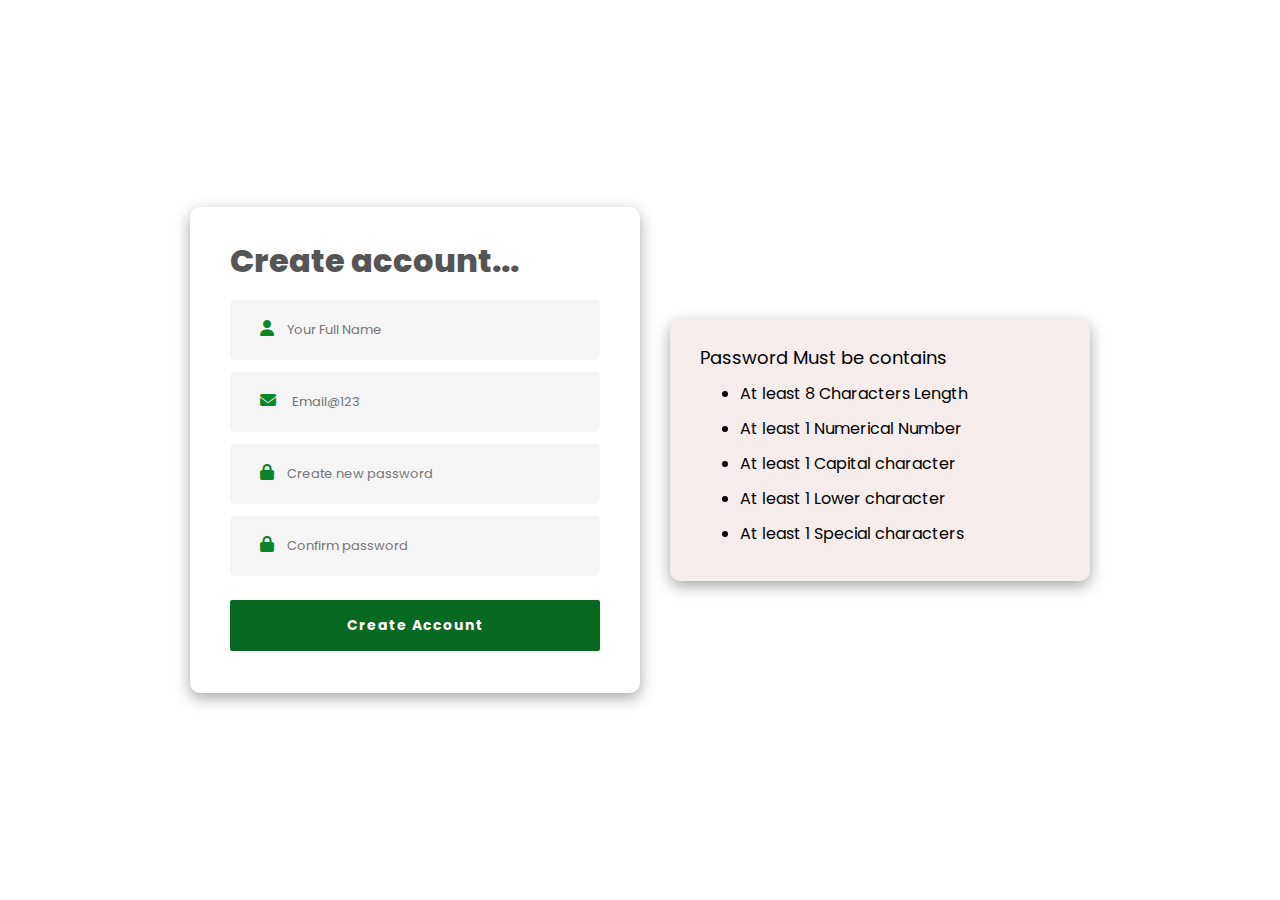
<file: validation/index.html>
<!DOCTYPE html>
<html lang="en">

<head>
    <meta charset="UTF-8">
    <meta name="viewport" content="width=device-width, initial-scale=1.0">
    <title>Validation Form</title>
    <!----font owsome---->
    <link rel="stylesheet" href="https://cdnjs.cloudflare.com/ajax/libs/font-awesome/6.4.2/css/all.min.css">
    <!----google font-->
    <link rel="preconnect" href="https://fonts.googleapis.com">
    <link rel="preconnect" href="https://fonts.gstatic.com" crossorigin>
    <link
        href="https://fonts.googleapis.com/css2?family=Dancing+Script:wght@700&family=Kaushan+Script&family=Poppins:wght@400;500;600&display=swap"
        rel="stylesheet">
    <!----css file---->
    <link rel="stylesheet" href="validation.css">
</head>

<body>
    <section>
        <div class="container">
            <form action="" onsubmit="return validation()">
                <h1>Create account...</h1>

                <div class="input-field">
                    <i class="fa-solid fa-user"></i>
                    <input type="text" name="name" id="name" placeholder="Your Full Name">
                </div>
                <p class="error-text" id="name-msg"></p>

                <div class="input-field">
                    <i class="fa-solid fa-envelope"></i>
                    <input type="email" name="email" id="email" placeholder=" Email@123">
                </div>
                <p class="error-text" id="email-msg"></p>

                <div class="input-field pass-field">
                    <i class="fa-solid fa-lock"></i>
                    <input type="password" name="password" id="password" placeholder="Create new password">
                    <i id="show" class="fa-solid fa-eye eye"></i>
                    <i id="hide" class="fa-solid fa-eye-low-vision eye"></i>
                </div>
                <p class="error-text" id="pass-msg"></p>

                <div class="input-field">
                    <i class="fa-solid fa-lock"></i>
                    <input type="password" name="password" id="conf-pass" placeholder="Confirm password">
                    <i id="show1" class="fa-solid fa-eye eye"></i>
                    <i id="hide1" class="fa-solid fa-eye-low-vision eye"></i>
                </div>
                <p class="error-text" id="conf-msg"></p>
                <p class="error-text" id="pass-match"></p>

                <button type="submit" name="submit" value="submit" id="submit" onclick="checkedPass()">Create
                    Account</button>
            </form>
        </div>
        <div class="content">
            <p>Password Must be contains</p>
            <ul id="character">
                <li>
                    At least 8 Characters Length
                </li>
                <li>
                    At least 1 Numerical Number
                </li>
                <li>
                    At least 1 Capital character
                </li>
                <li>
                    At least 1 Lower character
                </li>
                <li>
                    At least 1 Special characters
                </li>
            </ul>
        </div>
    </section>

    <script src="validation.js"></script>
</body>

</html>
</file>
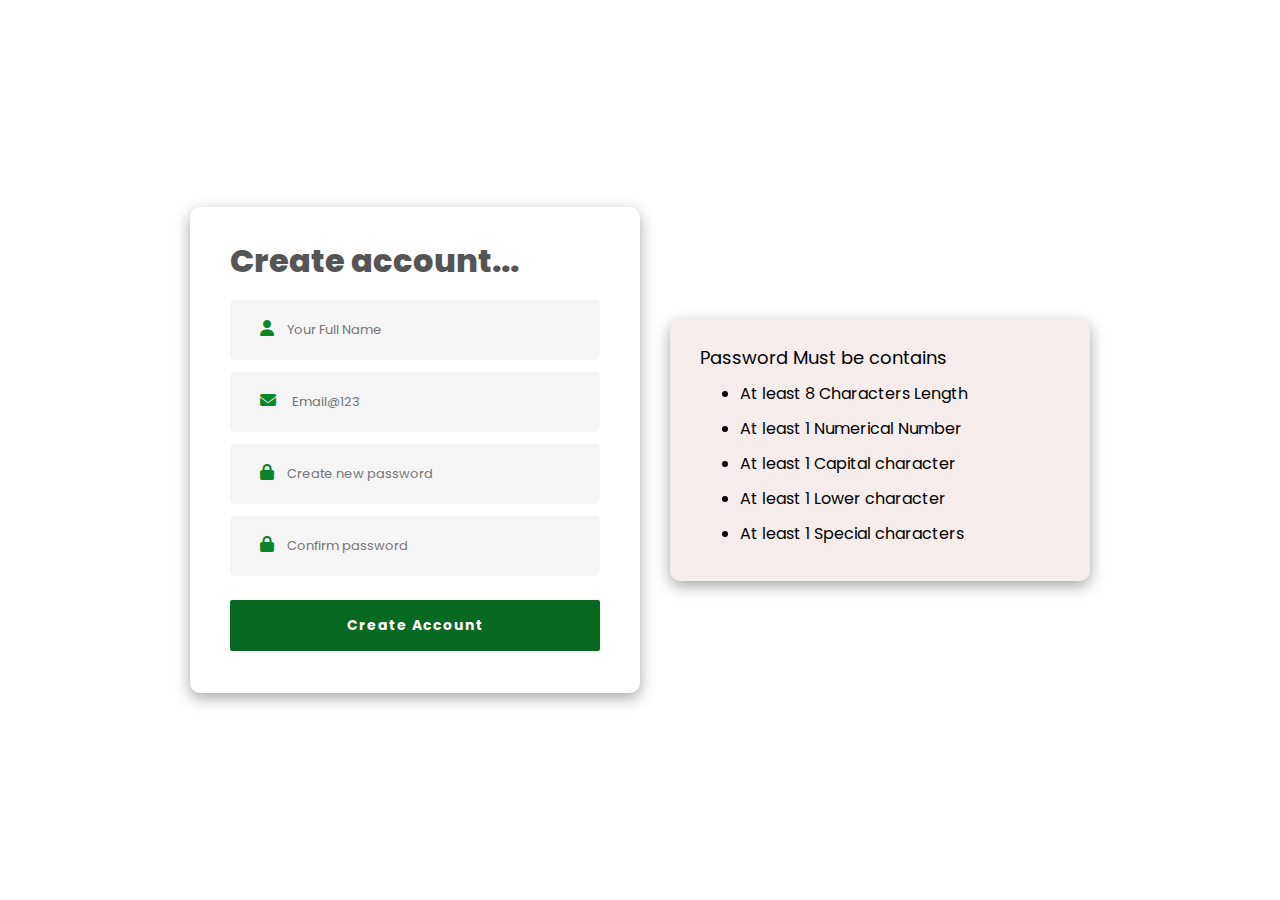
<file: validation/validation.html>
<!DOCTYPE html>
<html lang="en">

<head>
    <meta charset="UTF-8">
    <meta name="viewport" content="width=device-width, initial-scale=1.0">
    <title>Validation Form</title>
    <!----font owsome---->
    <link rel="stylesheet" href="https://cdnjs.cloudflare.com/ajax/libs/font-awesome/6.4.2/css/all.min.css">
    <!----google font-->
    <link rel="preconnect" href="https://fonts.googleapis.com">
    <link rel="preconnect" href="https://fonts.gstatic.com" crossorigin>
    <link
        href="https://fonts.googleapis.com/css2?family=Dancing+Script:wght@700&family=Kaushan+Script&family=Poppins:wght@400;500;600&display=swap"
        rel="stylesheet">
    <!----css file---->
    <link rel="stylesheet" href="validation.css">
</head>

<body>
    <section>
        <div class="container">
            <form action="" onsubmit="return validation()">
                <h1>Create account...</h1>

                <div class="input-field">
                    <i class="fa-solid fa-user"></i>
                    <input type="text" name="name" id="name" placeholder="Your Full Name">
                </div>
                <p class="error-text" id="name-msg"></p>

                <div class="input-field">
                    <i class="fa-solid fa-envelope"></i>
                    <input type="email" name="email" id="email" placeholder=" Email@123">
                </div>
                <p class="error-text" id="email-msg"></p>

                <div class="input-field pass-field">
                    <i class="fa-solid fa-lock"></i>
                    <input type="password" name="password" id="password" placeholder="Create new password">
                    <i id="show" class="fa-solid fa-eye eye"></i>
                    <i id="hide" class="fa-solid fa-eye-low-vision eye"></i>
                </div>
                <p class="error-text" id="pass-msg"></p>

                <div class="input-field">
                    <i class="fa-solid fa-lock"></i>
                    <input type="password" name="password" id="conf-pass" placeholder="Confirm password">
                    <i id="show1" class="fa-solid fa-eye eye"></i>
                    <i id="hide1" class="fa-solid fa-eye-low-vision eye"></i>
                </div>
                <p class="error-text" id="conf-msg"></p>
                <p class="error-text" id="pass-match"></p>

                <button type="submit" name="submit" value="submit" id="submit" onclick="checkedPass()">Create
                    Account</button>
            </form>
        </div>
        <div class="content">
            <p>Password Must be contains</p>
            <ul id="character">
                <li>
                    At least 8 Characters Length
                </li>
                <li>
                    At least 1 Numerical Number
                </li>
                <li>
                    At least 1 Capital character
                </li>
                <li>
                    At least 1 Lower character
                </li>
                <li>
                    At least 1 Special characters
                </li>
            </ul>
        </div>
    </section>

    <script src="validation.js"></script>
</body>

</html>
</file>
<file: validation/validation.css>
*{
    margin: 0;
    padding: 0;
    box-sizing: border-box;
    font-family: "Poppins", sans-serif;
}
section{
    display: flex;
    justify-content: space-between;
    align-items: center;
    height: 100vh;
    width: 900px;
    margin: auto;
}
.container{
    width: 450px;
    box-shadow: rgba(0, 0, 0, 0.35) 0px 5px 15px;
    border-radius: 10px;
    padding: 30px 40px;
    background-color: #fff;
}
form h1{
    color: #555;
    font-weight: 800;
    margin-bottom: 15px;
}
.input-field{
    margin: 12px 0;
    padding: 20px 30px;
    background: #f5f5f5;
    border-radius: 5px;
    overflow: hidden;
    display: flex;
}
.input-field:hover{
    border: 2px solid #0d862b;
}
.input-field i{
    text-align: right;
    font-size: 16px;
    color: #0d862b;
}
input{
    outline: none;
    border: none;
    background: none;
    padding: 0 13px;
    font-size: 13px;
}
.eye{
    cursor: pointer;
    margin-left: 80px;
}
button{
    width: 100%;
    padding: 15px;
    margin: 12px 0;
    outline: none;
    border: none;
    background: #096821;
    font-size: 14px;
    font-weight: bold;
    letter-spacing: 1px;
    color: #fff;
    cursor: pointer;
    border-radius: 2px;
    transition: 0.6s;
}
button:hover{
    background: #0d9c31;
}
.error-text{
    text-align: center;
    color: red;
    width: 70%;
    border-radius: 5px;
    margin-left: 100px;
}
#hide, #hide1{
    display: none;
}
.content{
    width: 420px;
    box-shadow: rgba(0, 0, 0, 0.35) 0px 5px 15px;
    border-radius: 10px;
    padding: 25px 30px;
    background-color: #f5ecec;
}
.content p{
    margin-bottom: 10px;
    font-size: 18px;
}
.content li{
    color: #000;
    margin-left: 40px;
    margin-bottom: 10px;
}
</file>
